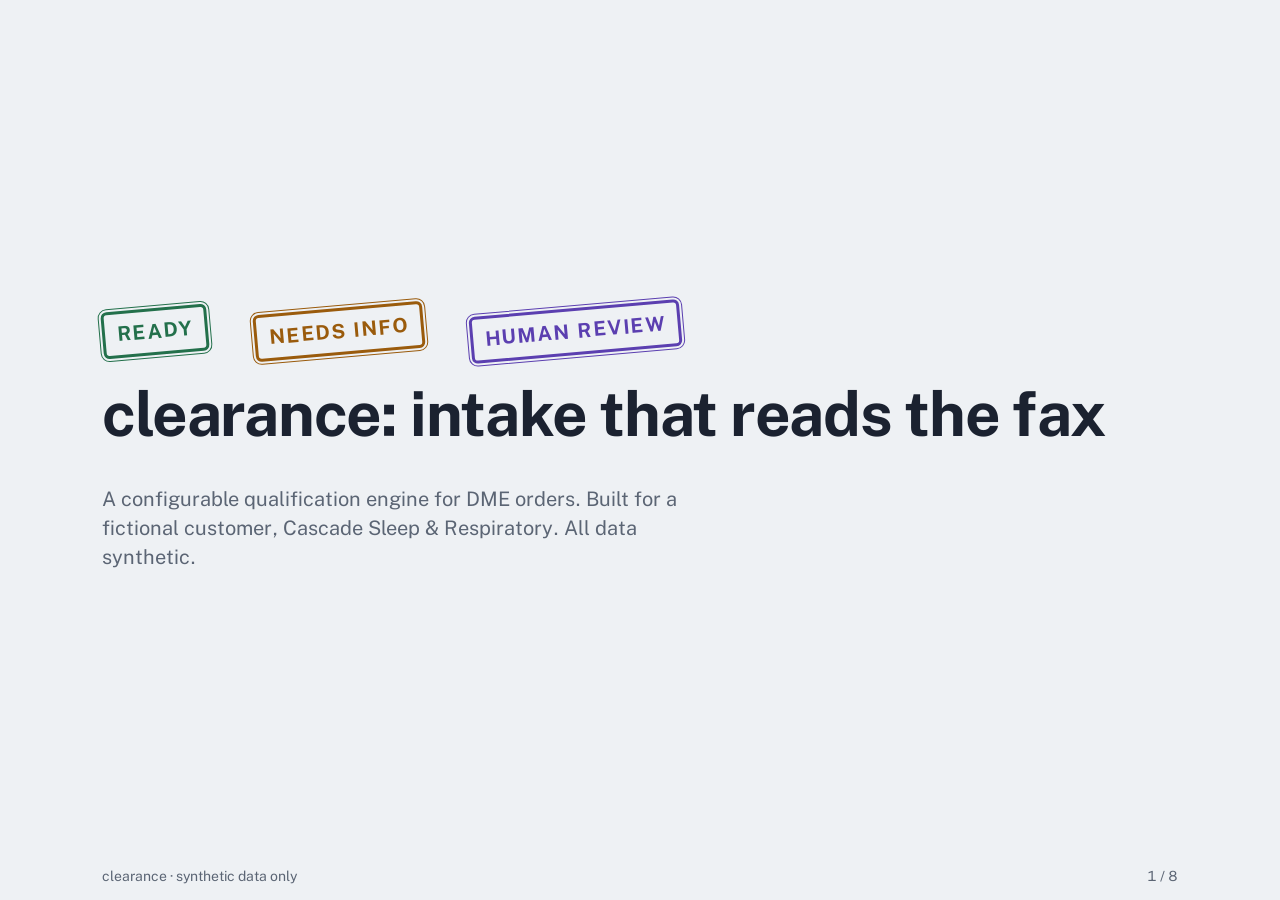
<file: docs/deck.html>
<!doctype html>
<html lang="en">
<head>
<meta charset="utf-8">
<meta name="viewport" content="width=device-width, initial-scale=1">
<title>clearance: intake that reads the fax</title>
<link rel="preconnect" href="https://fonts.googleapis.com">
<link rel="preconnect" href="https://fonts.gstatic.com" crossorigin>
<link href="https://fonts.googleapis.com/css2?family=Public+Sans:wght@400;600;700&family=Source+Serif+4:ital,opsz,wght@0,8..60,400;1,8..60,400&display=swap" rel="stylesheet">
<style>
  :root { --paper: #eef1f4; --surface: #fff; --ink: #1b2230; --muted: #5b6574; --rule: #d8dde4;
          --hl: #ffe45c; --ready: #23704b; --info: #9a5b0c; --review: #5b3fb0; --action: #1f4fd1; }
  * { box-sizing: border-box; }
  html, body { margin: 0; height: 100%; background: var(--paper); color: var(--ink);
               font: 20px/1.45 "Public Sans", system-ui, sans-serif; font-variant-numeric: tabular-nums; }
  .slide { display: none; position: absolute; inset: 0; padding: 7vh 8vw; flex-direction: column; justify-content: center; }
  .slide.on { display: flex; }
  h1 { font-size: 3.1rem; letter-spacing: -0.02em; margin: 0 0 18px; line-height: 1.08; }
  h2 { font-size: 2rem; letter-spacing: -0.01em; margin: 0 0 22px; line-height: 1.15; max-width: 28ch; }
  p, li { max-width: 52ch; } ul { padding-left: 1.1em; } li { margin-bottom: 8px; }
  .muted { color: var(--muted); }
  .serif { font-family: "Source Serif 4", Georgia, serif; }
  .stamp { display: inline-block; transform: rotate(-5deg); font-weight: 700; letter-spacing: .08em;
           text-transform: uppercase; border: 3px solid currentColor; outline: 1.5px solid currentColor;
           outline-offset: 2px; border-radius: 6px; padding: 6px 12px; font-size: 1rem; margin-right: 18px; }
  .ready { color: var(--ready); } .info { color: var(--info); } .review { color: var(--review); }
  .row { display: flex; gap: 28px; align-items: flex-start; flex-wrap: wrap; }
  .card { background: var(--surface); border: 1px solid var(--rule); border-radius: 8px; padding: 18px 22px; flex: 1 1 260px; }
  .card b.big { display: block; font-size: 2.3rem; line-height: 1.05; }
  .tight .card { padding: 12px 16px; } .tight h2 { margin-bottom: 14px; }
  .card span { color: var(--muted); font-size: .9rem; }
  pre { background: var(--surface); border: 1px solid var(--rule); border-radius: 8px; padding: 16px 20px; font-size: .62rem; line-height: 1.4; overflow: hidden; }
  mark { background: var(--hl); color: inherit; padding: 0 3px; }
  table { border-collapse: collapse; font-size: .82rem; width: 100%; max-width: 980px; }
  th, td { text-align: left; padding: 8px 10px; border-bottom: 1px solid var(--rule); vertical-align: top; }
  th { color: var(--muted); font-weight: 600; }
  img.chart { max-width: min(640px, 100%); max-height: 40vh; border: 1px solid var(--rule); border-radius: 8px; background: #fcfcfb; }
  footer { position: fixed; bottom: 14px; left: 8vw; right: 8vw; display: flex; justify-content: space-between; color: var(--muted); font-size: .7rem; }
  @media (max-width: 720px) { html, body { font-size: 15px; } h1 { font-size: 2.2rem; } .slide { padding: 6vh 16px; } }
</style>
</head>
<body>

<section class="slide on">
  <div class="row" style="margin-bottom:26px"><span class="stamp ready">Ready</span><span class="stamp info">Needs info</span><span class="stamp review">Human review</span></div>
  <h1>clearance: intake that reads the fax</h1>
  <p class="muted">A configurable qualification engine for DME orders. Built for a fictional customer, Cascade Sleep &amp; Respiratory. All data synthetic.</p>
</section>

<section class="slide">
  <h2>Every PAP order is a fax packet a coordinator has to read, check, and chase</h2>
  <ul>
    <li>~1,500 new PAP orders a month, six intake coordinators <span class="muted">(assumed)</span></li>
    <li>~18 minutes of hands-on time per order: find pages, key fields, check Medicare criteria, look up eligibility <span class="muted">(assumed)</span></li>
    <li>Defects surface late: an unsigned order, a face-to-face note dated after the sleep test, an AHI of 9 with no documented symptom. Each is a denial or a recoupment waiting to happen.</li>
  </ul>
</section>

<section class="slide">
  <h2>Read, check, route, and cite: in about 21 seconds</h2>
<pre>
 fax ─► PDF ─┬─► local OCR ──┐
             │               ├─► fields + confidence ─► rules ─► route ─► review queue
             └─► Claude ─────┘   two readers; disagreement goes to a person
                                       │
        deterministic rules first ─────┼─ NPI Registry (live) · Stedi eligibility · X12 271
        model checks last, and only ───┘  with a <mark>verbatim quote</mark> from the packet
</pre>
  <ul>
    <li>Anything unreadable, unverified, or judged "not documented" goes to a person. It never auto-clears.</li>
    <li>Needs-info orders get a drafted fax back to the office, each item citing the LCD section.</li>
  </ul>
</section>

<section class="slide">
  <h2>New item, new payer: a YAML pack, not a code change</h2>
  <div class="row">
    <div class="card"><b class="big">0</b><span>lines of engine code to add home oxygen (LCD L33797)</span></div>
    <div class="card"><b class="big">~5 min</b><span>to author and validate pack #2 against 20 fixtures (by Claude Code; not a human estimate)</span></div>
    <div class="card"><b class="big">12</b><span>rule types: dates, thresholds, any/all-of, external checks, quoted model checks</span></div>
  </div>
  <p class="serif" style="margin-top:22px">“Group II: PO2 56–59 mm Hg or SpO2 89%, plus edema suggesting CHF, pulmonary hypertension or cor pulmonale” is twelve lines of YAML, each rule citing its source.</p>
</section>

<section class="slide tight">
  <h2>On 60 synthetic faxes: every defect caught, nothing defective cleared</h2>
  <div class="row" style="margin-bottom:18px">
    <div class="card"><b class="big">100%</b><span>of planted defects flagged</span></div>
    <div class="card"><b class="big">0</b><span>defective orders routed Ready</span></div>
    <div class="card"><b class="big">100%</b><span>of fields read correctly (Claude + OCR)</span></div>
    <div class="card"><b class="big">50%</b><span>of CPAP orders auto-routed Ready at a 0.92 bar</span></div>
  </div>
  <img class="chart" src="../reports/threshold_pap_claude.png" alt="Automation rate and error rate by threshold">
  <p class="muted" style="font-size:.7rem;margin:10px 0 0">Synthetic data written by the same author as the engine: proof the pipeline works, not a real-world accuracy claim. Phase 0 measures that.</p>
</section>

<section class="slide">
  <h2>For Cascade: about 2.5 FTEs of intake time back each month</h2>
  <table>
    <tr><th>Input</th><th>Value</th></tr>
    <tr><td>Hands-on minutes per order today</td><td>18 <span class="muted">(assumed)</span></td></tr>
    <tr><td>Share auto-routed Ready</td><td>50% <span class="muted">(measured, synthetic)</span></td></tr>
    <tr><td>Spot check / flagged-order review</td><td>1.5 / 6 min <span class="muted">(assumed)</span></td></tr>
    <tr><td>Minutes per order after</td><td><b>3.8</b></td></tr>
    <tr><td>Hours freed per month</td><td><b>356</b> at 1,500 orders</td></tr>
    <tr><td>Model cost</td><td>$0.068 per order, about $101 a month</td></tr>
  </table>
</section>

<section class="slide">
  <h2>Rollout: earn trust before automating anything</h2>
  <table>
    <tr><th>Phase</th><th>What changes</th><th>Exit criteria</th></tr>
    <tr><td><b>0. Shadow</b>, 4 weeks</td><td>Engine routes every order; humans decide as today</td><td>≥ 95% defect recall on their labeled orders; zero defective orders it would call Ready</td></tr>
    <tr><td><b>1. Auto-route Ready</b></td><td>Orders above the bar skip full review; 10% spot check</td><td>Spot-check error &lt; 1%</td></tr>
    <tr><td><b>2. Outreach drafts</b></td><td>Needs-info orders get a drafted, cited fax</td><td>≥ 80% sent without edits</td></tr>
    <tr><td><b>3. More packs</b></td><td>Home oxygen, then continued-coverage PAP</td><td>Each pack passes its own eval before go-live</td></tr>
  </table>
</section>

<section class="slide">
  <h2>Next: 200 of Cascade's real orders and 20 minutes with a DME biller</h2>
  <ul>
    <li>Label 200 recent orders with a senior coordinator; run shadow mode; set the real threshold.</li>
    <li>Have a DME billing lead sign off the PAP pack, rule by rule, against its citations.</li>
    <li>Wire the eligibility check to their clearinghouse and the export to Brightree.</li>
  </ul>
</section>

<footer><span>clearance · synthetic data only</span><span id="n"></span></footer>
<script>
  const slides = [...document.querySelectorAll(".slide")];
  let i = Math.max(0, Math.min(slides.length - 1, (parseInt(location.hash.slice(1)) || 1) - 1));
  const show = () => { slides.forEach((s, k) => s.classList.toggle("on", k === i)); document.getElementById("n").textContent = `${i + 1} / ${slides.length}`; history.replaceState(null, "", `#${i + 1}`); };
  addEventListener("keydown", (e) => {
    if (["ArrowRight", "PageDown", " "].includes(e.key)) i = Math.min(slides.length - 1, i + 1);
    if (["ArrowLeft", "PageUp"].includes(e.key)) i = Math.max(0, i - 1);
    show();
  });
  addEventListener("click", (e) => { i = e.clientX > innerWidth / 3 ? Math.min(slides.length - 1, i + 1) : Math.max(0, i - 1); show(); });
  show();
</script>
</body>
</html>
</file>
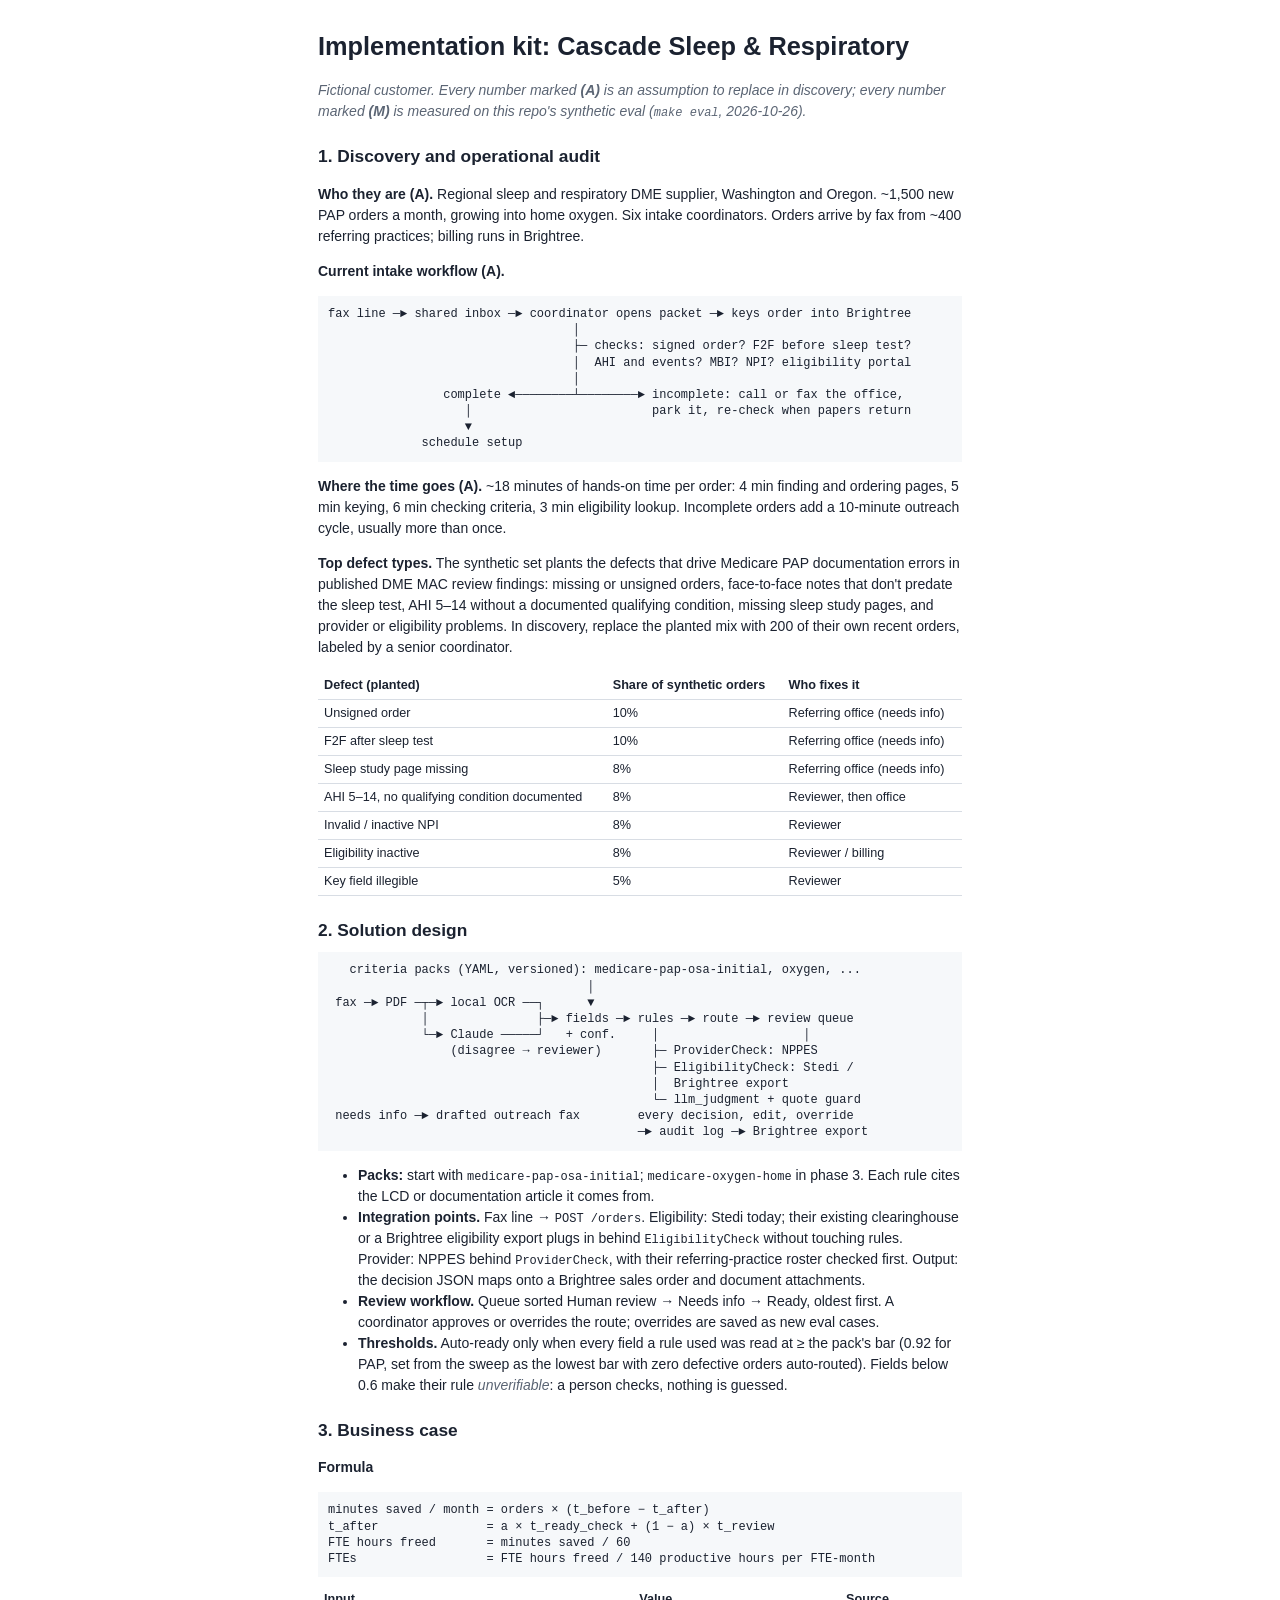
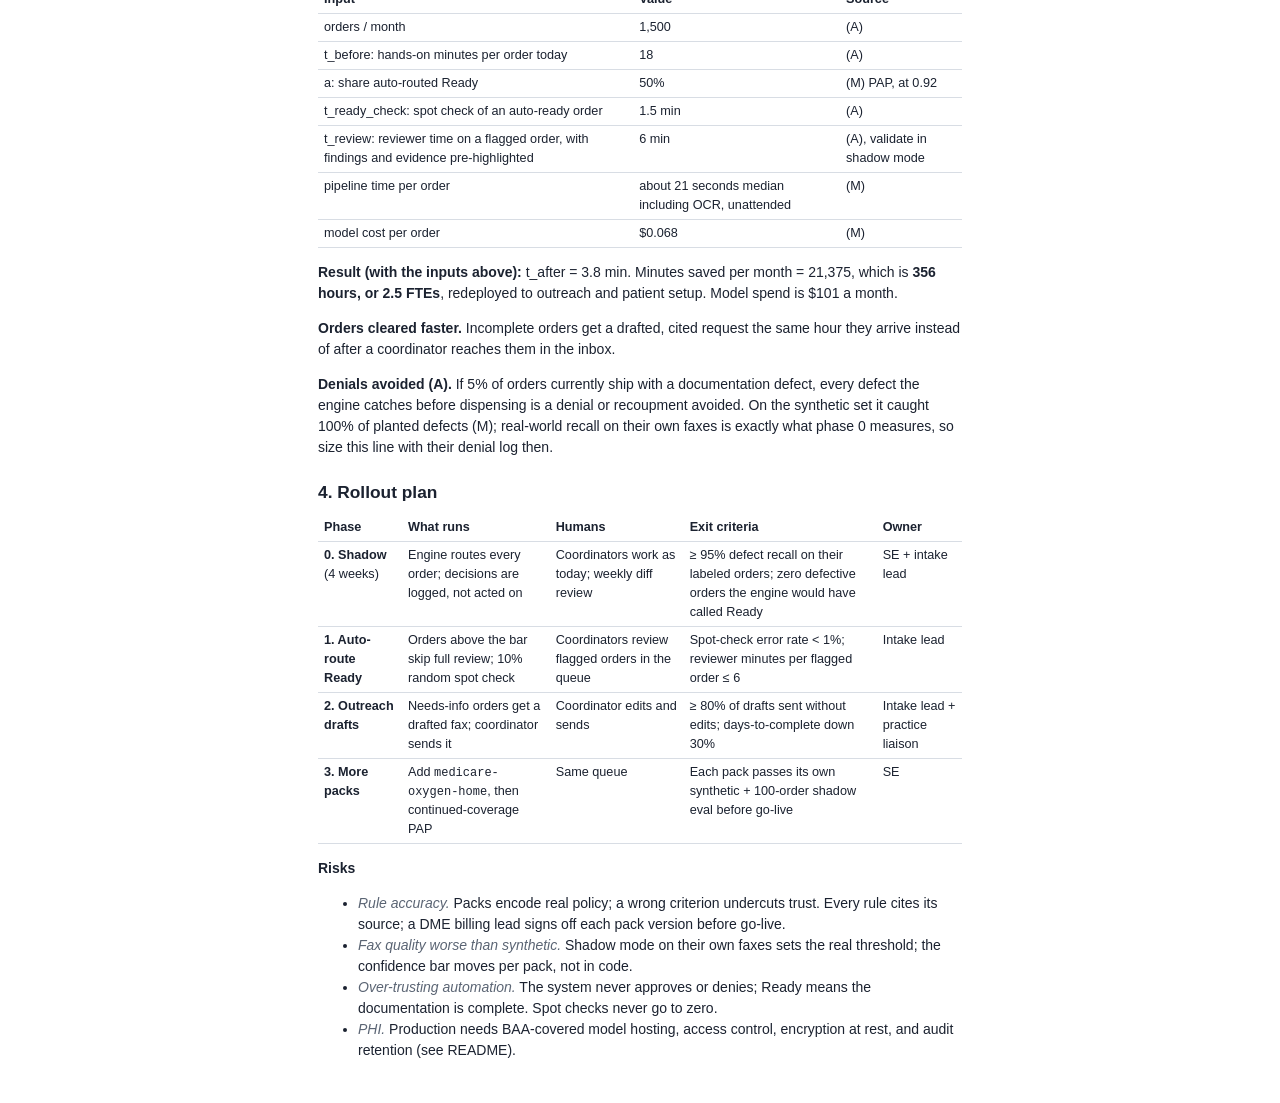
<file: docs/implementation_kit.html>
<!doctype html><html><head><meta charset='utf-8'><title>Implementation kit</title><style>
body { font: 10.5pt/1.5 "Public Sans", -apple-system, "Segoe UI", sans-serif; color: #1b2230;
       max-width: 46em; margin: 0 auto; padding: 28px 32px; }
h1 { font-size: 19pt; margin: 0 0 4px; } h2 { font-size: 13pt; margin: 22px 0 6px;
     page-break-before: always; } h2:first-of-type { page-break-before: auto; }
table { border-collapse: collapse; width: 100%; margin: 8px 0; font-size: 9.5pt; }
th, td { border-bottom: 1px solid #d8dde4; padding: 4px 6px; text-align: left;
         vertical-align: top; }
pre { background: #f6f8fa; padding: 10px; font-size: 6.6pt; line-height: 1.35; overflow: hidden; }
code { font-size: 9pt; } hr { display: none; } em { color: #5b6574; }
</style></head><body><h1>Implementation kit: Cascade Sleep &amp; Respiratory</h1>
<p><em>Fictional customer. Every number marked <strong>(A)</strong> is an assumption to replace in discovery;
every number marked <strong>(M)</strong> is measured on this repo's synthetic eval (<code>make eval</code>,
2026-10-26).</em></p>
<hr />
<h2>1. Discovery and operational audit</h2>
<p><strong>Who they are (A).</strong> Regional sleep and respiratory DME supplier, Washington and Oregon.
~1,500 new PAP orders a month, growing into home oxygen. Six intake coordinators. Orders
arrive by fax from ~400 referring practices; billing runs in Brightree.</p>
<p><strong>Current intake workflow (A).</strong></p>
<pre><code>fax line ─► shared inbox ─► coordinator opens packet ─► keys order into Brightree
                                  │
                                  ├─ checks: signed order? F2F before sleep test?
                                  │  AHI and events? MBI? NPI? eligibility portal
                                  │
                complete ◄────────┴────────► incomplete: call or fax the office,
                   │                         park it, re-check when papers return
                   ▼
             schedule setup
</code></pre>
<p><strong>Where the time goes (A).</strong> ~18 minutes of hands-on time per order: 4 min finding and
ordering pages, 5 min keying, 6 min checking criteria, 3 min eligibility lookup. Incomplete
orders add a 10-minute outreach cycle, usually more than once.</p>
<p><strong>Top defect types.</strong> The synthetic set plants the defects that drive Medicare PAP
documentation errors in published DME MAC review findings: missing or unsigned orders,
face-to-face notes that don't predate the sleep test, AHI 5–14 without a documented
qualifying condition, missing sleep study pages, and provider or eligibility problems.
In discovery, replace the planted mix with 200 of their own recent orders, labeled by a
senior coordinator.</p>
<table>
<thead>
<tr>
<th>Defect (planted)</th>
<th>Share of synthetic orders</th>
<th>Who fixes it</th>
</tr>
</thead>
<tbody>
<tr>
<td>Unsigned order</td>
<td>10%</td>
<td>Referring office (needs info)</td>
</tr>
<tr>
<td>F2F after sleep test</td>
<td>10%</td>
<td>Referring office (needs info)</td>
</tr>
<tr>
<td>Sleep study page missing</td>
<td>8%</td>
<td>Referring office (needs info)</td>
</tr>
<tr>
<td>AHI 5–14, no qualifying condition documented</td>
<td>8%</td>
<td>Reviewer, then office</td>
</tr>
<tr>
<td>Invalid / inactive NPI</td>
<td>8%</td>
<td>Reviewer</td>
</tr>
<tr>
<td>Eligibility inactive</td>
<td>8%</td>
<td>Reviewer / billing</td>
</tr>
<tr>
<td>Key field illegible</td>
<td>5%</td>
<td>Reviewer</td>
</tr>
</tbody>
</table>
<hr />
<h2>2. Solution design</h2>
<pre><code>   criteria packs (YAML, versioned): medicare-pap-osa-initial, oxygen, ...
                                    │
 fax ─► PDF ─┬─► local OCR ──┐      ▼
             │               ├─► fields ─► rules ─► route ─► review queue
             └─► Claude ─────┘   + conf.     │                    │
                 (disagree → reviewer)       ├─ ProviderCheck: NPPES
                                             ├─ EligibilityCheck: Stedi /
                                             │  Brightree export
                                             └─ llm_judgment + quote guard
 needs info ─► drafted outreach fax        every decision, edit, override
                                           ─► audit log ─► Brightree export
</code></pre>
<ul>
<li><strong>Packs:</strong> start with <code>medicare-pap-osa-initial</code>; <code>medicare-oxygen-home</code> in phase 3.
  Each rule cites the LCD or documentation article it comes from.</li>
<li><strong>Integration points.</strong> Fax line → <code>POST /orders</code>. Eligibility: Stedi today; their
  existing clearinghouse or a Brightree eligibility export plugs in behind
  <code>EligibilityCheck</code> without touching rules. Provider: NPPES behind <code>ProviderCheck</code>, with
  their referring-practice roster checked first. Output: the decision JSON maps onto a
  Brightree sales order and document attachments.</li>
<li><strong>Review workflow.</strong> Queue sorted Human review → Needs info → Ready, oldest first. A
  coordinator approves or overrides the route; overrides are saved as new eval cases.</li>
<li><strong>Thresholds.</strong> Auto-ready only when every field a rule used was read at ≥ the pack's bar
  (0.92 for PAP, set from the sweep as the lowest bar with zero defective orders
  auto-routed). Fields below 0.6 make their rule <em>unverifiable</em>: a person checks, nothing
  is guessed.</li>
</ul>
<hr />
<h2>3. Business case</h2>
<p><strong>Formula</strong></p>
<pre><code>minutes saved / month = orders × (t_before − t_after)
t_after               = a × t_ready_check + (1 − a) × t_review
FTE hours freed       = minutes saved / 60
FTEs                  = FTE hours freed / 140 productive hours per FTE-month
</code></pre>
<table>
<thead>
<tr>
<th>Input</th>
<th>Value</th>
<th>Source</th>
</tr>
</thead>
<tbody>
<tr>
<td>orders / month</td>
<td>1,500</td>
<td>(A)</td>
</tr>
<tr>
<td>t_before: hands-on minutes per order today</td>
<td>18</td>
<td>(A)</td>
</tr>
<tr>
<td>a: share auto-routed Ready</td>
<td>50%</td>
<td>(M) PAP, at 0.92</td>
</tr>
<tr>
<td>t_ready_check: spot check of an auto-ready order</td>
<td>1.5 min</td>
<td>(A)</td>
</tr>
<tr>
<td>t_review: reviewer time on a flagged order, with findings and evidence pre-highlighted</td>
<td>6 min</td>
<td>(A), validate in shadow mode</td>
</tr>
<tr>
<td>pipeline time per order</td>
<td>about 21 seconds median including OCR, unattended</td>
<td>(M)</td>
</tr>
<tr>
<td>model cost per order</td>
<td>$0.068</td>
<td>(M)</td>
</tr>
</tbody>
</table>
<p><strong>Result (with the inputs above):</strong> t_after = 3.8 min. Minutes saved per month =
21,375, which is <strong>356 hours, or 2.5 FTEs</strong>, redeployed to outreach and
patient setup. Model spend is $101 a month.</p>
<p><strong>Orders cleared faster.</strong> Incomplete orders get a drafted, cited request the same hour
they arrive instead of after a coordinator reaches them in the inbox.</p>
<p><strong>Denials avoided (A).</strong> If 5% of orders currently ship with a documentation defect, every
defect the engine catches before dispensing is a denial or recoupment avoided. On the
synthetic set it caught 100% of planted defects (M); real-world recall on their own
faxes is exactly what phase 0 measures, so size this line with their denial log then.</p>
<hr />
<h2>4. Rollout plan</h2>
<table>
<thead>
<tr>
<th>Phase</th>
<th>What runs</th>
<th>Humans</th>
<th>Exit criteria</th>
<th>Owner</th>
</tr>
</thead>
<tbody>
<tr>
<td><strong>0. Shadow</strong> (4 weeks)</td>
<td>Engine routes every order; decisions are logged, not acted on</td>
<td>Coordinators work as today; weekly diff review</td>
<td>≥ 95% defect recall on their labeled orders; zero defective orders the engine would have called Ready</td>
<td>SE + intake lead</td>
</tr>
<tr>
<td><strong>1. Auto-route Ready</strong></td>
<td>Orders above the bar skip full review; 10% random spot check</td>
<td>Coordinators review flagged orders in the queue</td>
<td>Spot-check error rate &lt; 1%; reviewer minutes per flagged order ≤ 6</td>
<td>Intake lead</td>
</tr>
<tr>
<td><strong>2. Outreach drafts</strong></td>
<td>Needs-info orders get a drafted fax; coordinator sends it</td>
<td>Coordinator edits and sends</td>
<td>≥ 80% of drafts sent without edits; days-to-complete down 30%</td>
<td>Intake lead + practice liaison</td>
</tr>
<tr>
<td><strong>3. More packs</strong></td>
<td>Add <code>medicare-oxygen-home</code>, then continued-coverage PAP</td>
<td>Same queue</td>
<td>Each pack passes its own synthetic + 100-order shadow eval before go-live</td>
<td>SE</td>
</tr>
</tbody>
</table>
<p><strong>Risks</strong></p>
<ul>
<li><em>Rule accuracy.</em> Packs encode real policy; a wrong criterion undercuts trust. Every
  rule cites its source; a DME billing lead signs off each pack version before go-live.</li>
<li><em>Fax quality worse than synthetic.</em> Shadow mode on their own faxes sets the real
  threshold; the confidence bar moves per pack, not in code.</li>
<li><em>Over-trusting automation.</em> The system never approves or denies; Ready means the
  documentation is complete. Spot checks never go to zero.</li>
<li><em>PHI.</em> Production needs BAA-covered model hosting, access control, encryption at rest,
  and audit retention (see README).</li>
</ul></body></html>
</file>
